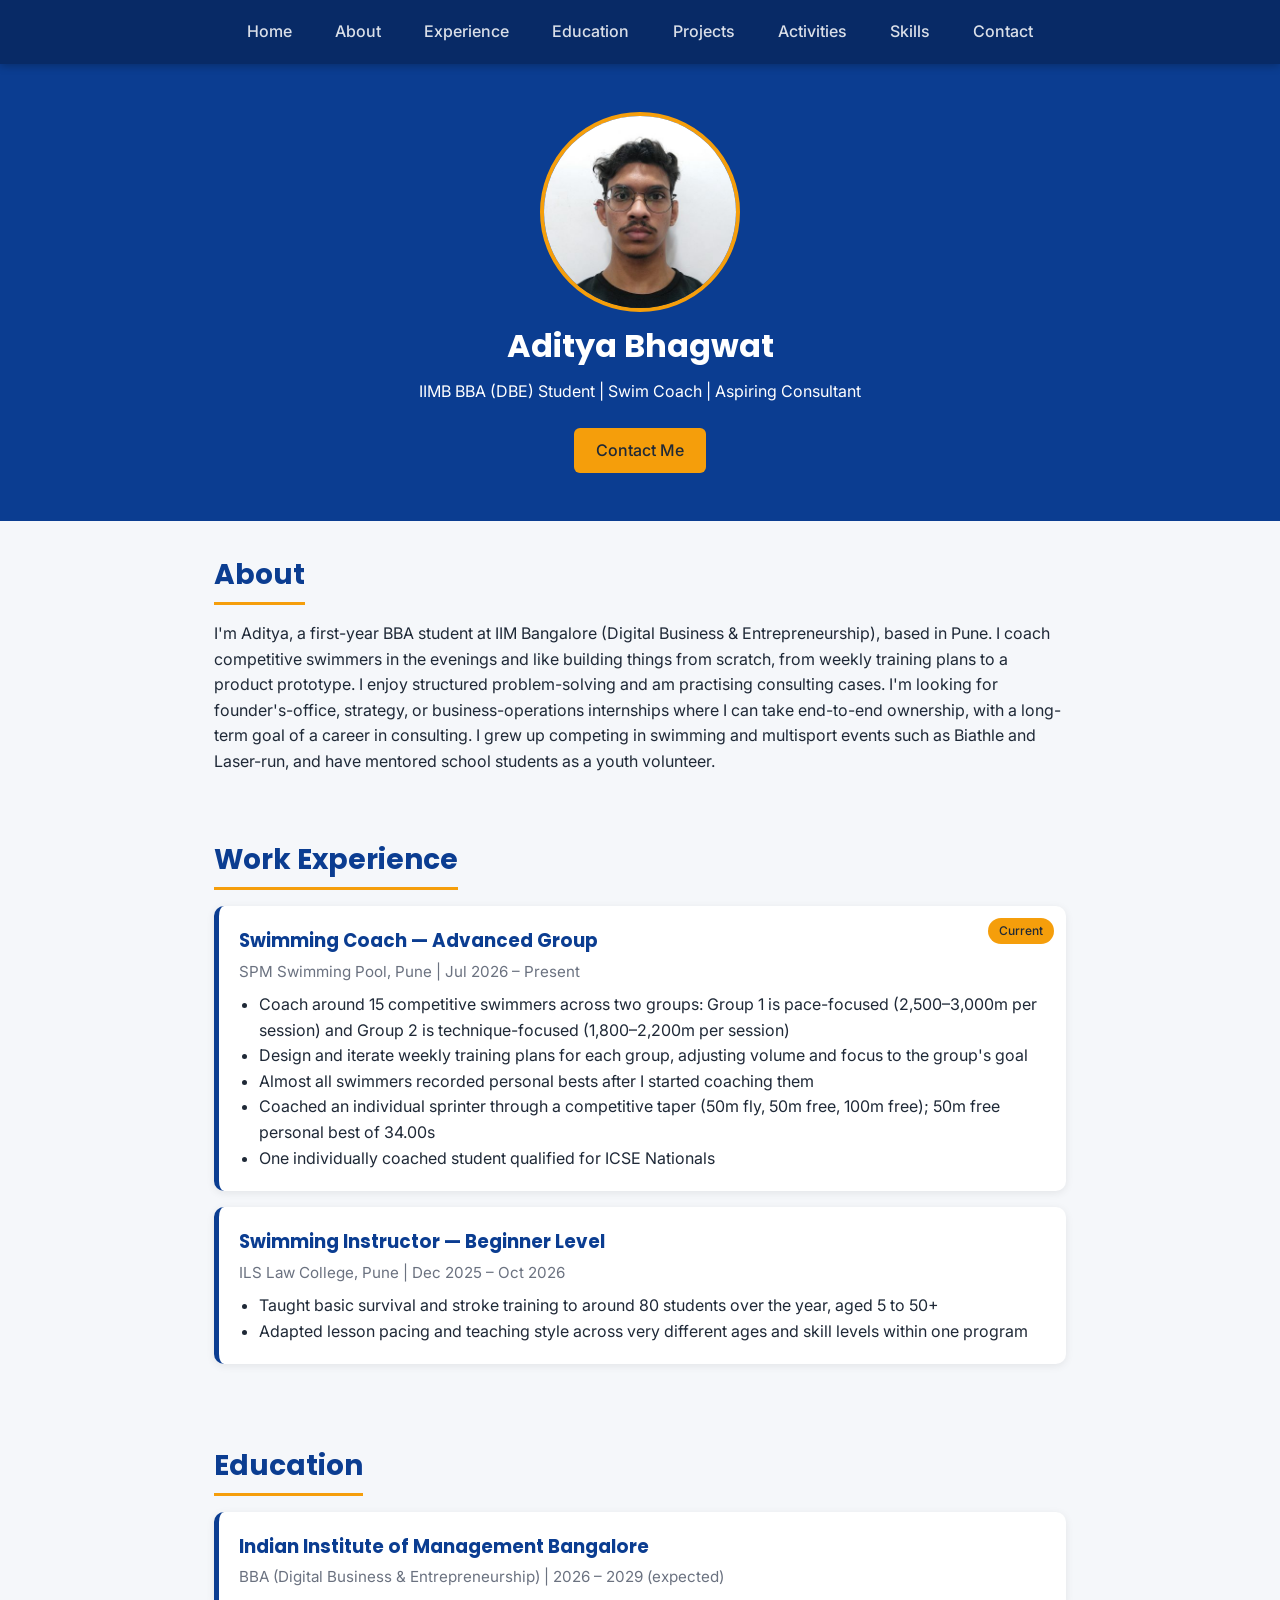
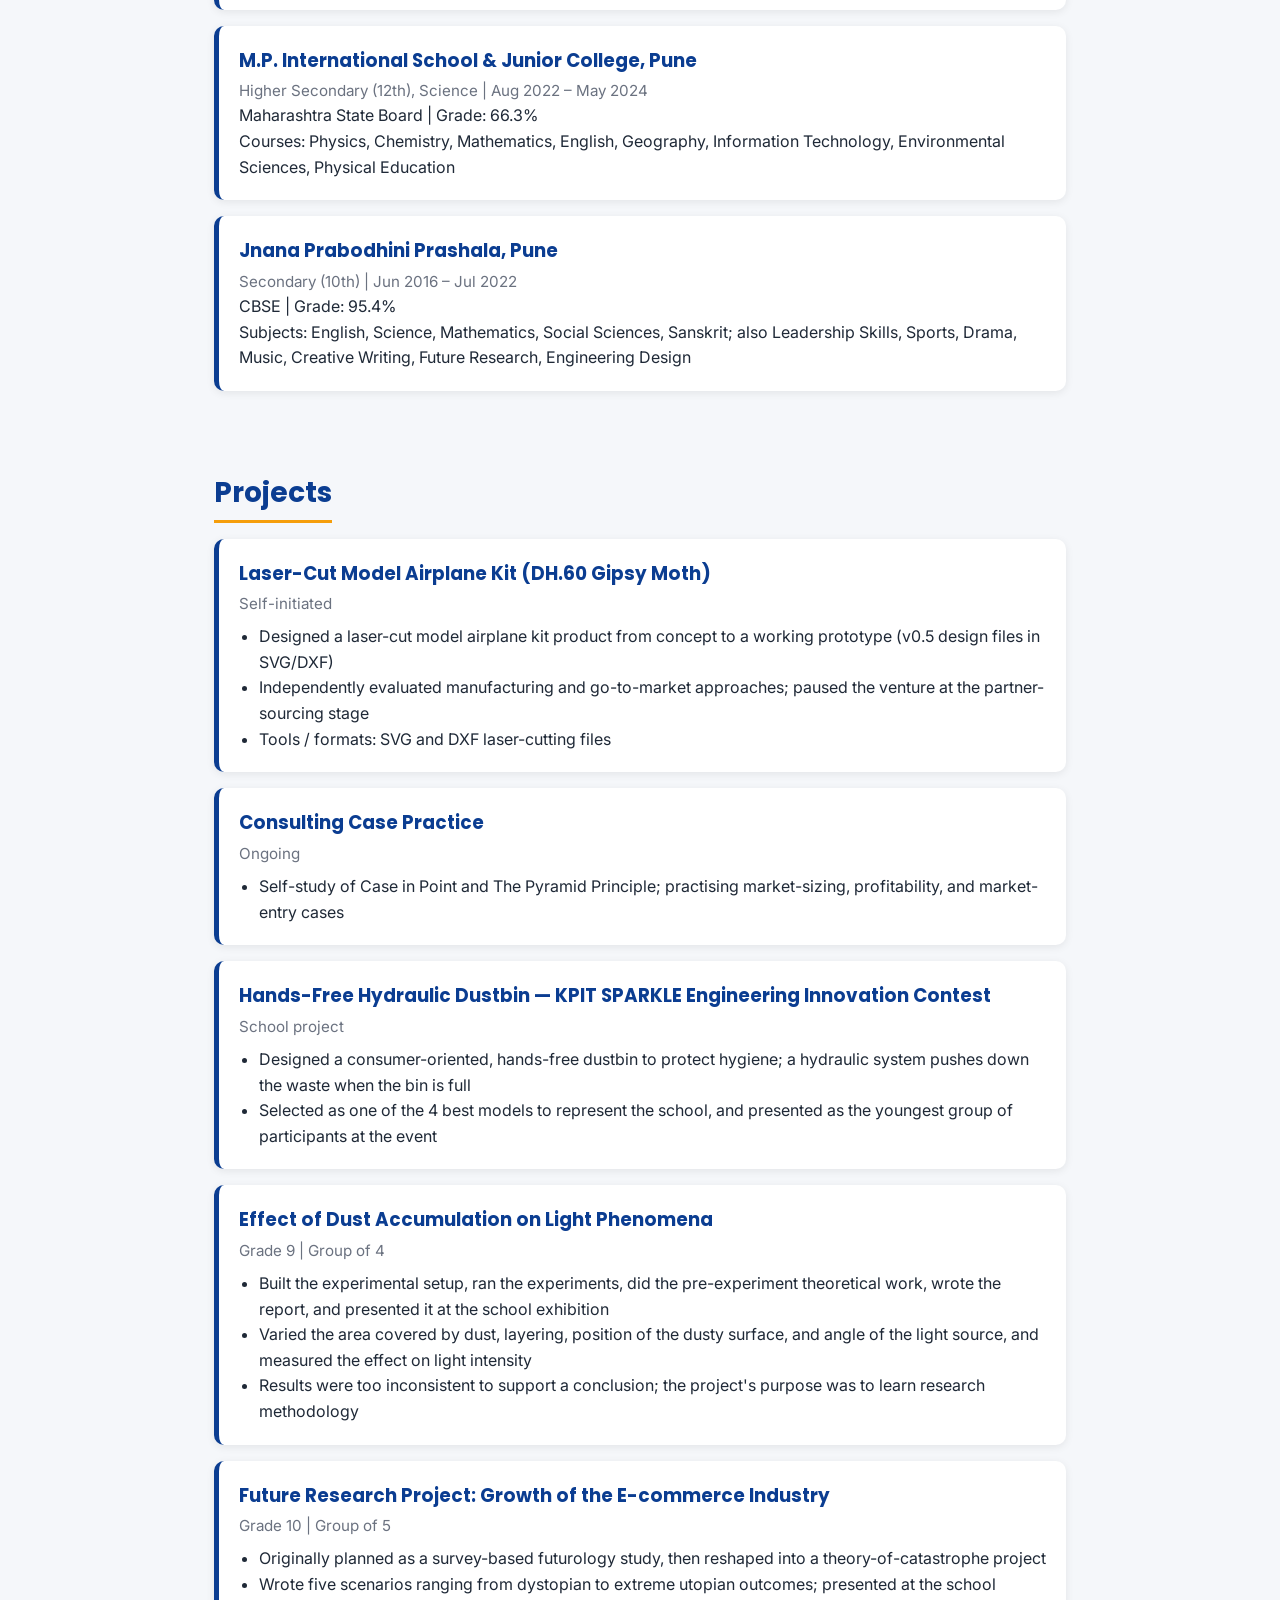
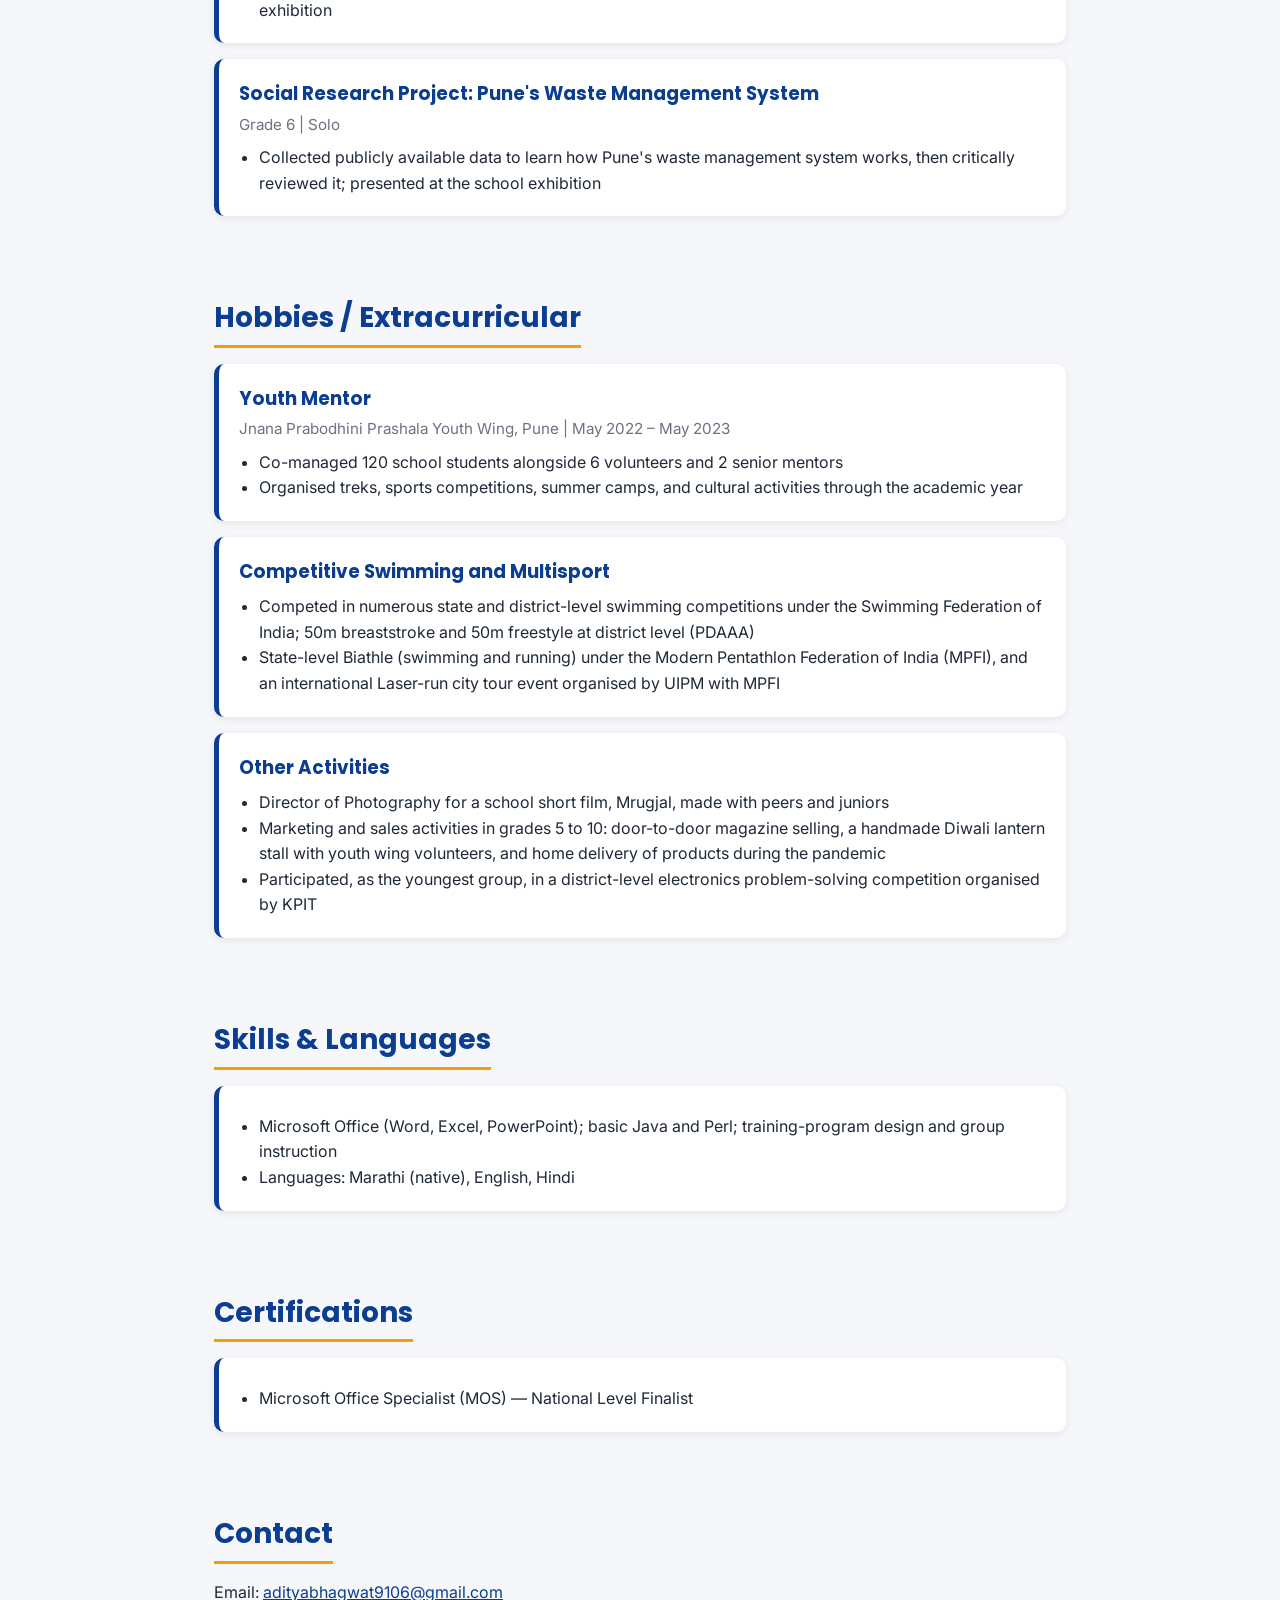
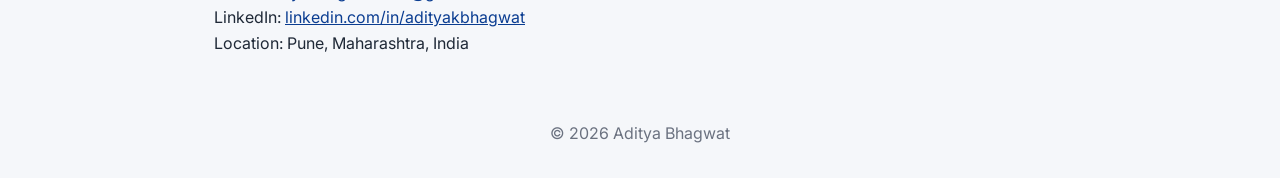
<file: index.html>
<!DOCTYPE html>
<html lang="en">
<head>
  <!-- Info for the browser. Nothing here shows on the page -->
  <meta charset="UTF-8">
  <meta name="viewport" content="width=device-width, initial-scale=1">
  <title>Aditya Bhagwat | Resume</title>
  <link rel="preconnect" href="https://fonts.googleapis.com">
<link rel="preconnect" href="https://fonts.gstatic.com" crossorigin>
<link href="https://fonts.googleapis.com/css2?family=Inter:wght@400;500&family=Poppins:wght@600;700&display=swap" rel="stylesheet">
  <link rel="stylesheet" href="style.css">
</head>
<body>

  <!-- NAVIGATION: each href matches a section id further down -->
  <nav class="navbar">
    <a class="nav-link" href="#hero">Home</a>
    <a class="nav-link" href="#about">About</a>
    <a class="nav-link" href="#experience">Experience</a>
    <a class="nav-link" href="#education">Education</a>
    <a class="nav-link" href="#projects">Projects</a>
    <a class="nav-link" href="#activities">Activities</a>
    <a class="nav-link" href="#skills">Skills</a>
    <a class="nav-link" href="#contact">Contact</a>
  </nav>

  <!-- HEADER: photo, name, tagline -->
  <header id="hero">
    <img src="photo.jpg" alt="Aditya Bhagwat" width="200">
    <h1>Aditya Bhagwat</h1>
    <p class="tagline">IIMB BBA (DBE) Student | Swim Coach | Aspiring Consultant</p>
    <a class="btn" href="#contact">Contact Me</a>
  </header>

  <!-- MAIN: the primary content of the page (only one per page) -->
  <main>

    <section id="about">
      <h2>About</h2>
      <p>I'm Aditya, a first-year BBA student at IIM Bangalore (Digital Business &amp; Entrepreneurship), based in Pune. I coach competitive swimmers in the evenings and like building things from scratch, from weekly training plans to a product prototype. I enjoy structured problem-solving and am practising consulting cases. I'm looking for founder's-office, strategy, or business-operations internships where I can take end-to-end ownership, with a long-term goal of a career in consulting. I grew up competing in swimming and multisport events such as Biathle and Laser-run, and have mentored school students as a youth volunteer.</p>
    </section>

    <section id="experience">
      <h2>Work Experience</h2>

      <article class="card">
        <span class="badge">Current</span>
        <h3>Swimming Coach — Advanced Group</h3>
        <p class="meta">SPM Swimming Pool, Pune | Jul 2026 – Present</p>
        <ul>
          <li>Coach around 15 competitive swimmers across two groups: Group 1 is pace-focused (2,500–3,000m per session) and Group 2 is technique-focused (1,800–2,200m per session)</li>
          <li>Design and iterate weekly training plans for each group, adjusting volume and focus to the group's goal</li>
          <li>Almost all swimmers recorded personal bests after I started coaching them</li>
          <li>Coached an individual sprinter through a competitive taper (50m fly, 50m free, 100m free); 50m free personal best of 34.00s</li>
          <li>One individually coached student qualified for ICSE Nationals</li>
        </ul>
      </article>

      <article class="card">
        <h3>Swimming Instructor — Beginner Level</h3>
        <p class="meta">ILS Law College, Pune | Dec 2025 – Oct 2026</p>
        <ul>
          <li>Taught basic survival and stroke training to around 80 students over the year, aged 5 to 50+</li>
          <li>Adapted lesson pacing and teaching style across very different ages and skill levels within one program</li>
        </ul>
      </article>
    </section>

    <section id="education">
      <h2>Education</h2>

      <article class="card">
        <h3>Indian Institute of Management Bangalore</h3>
        <p class="meta">BBA (Digital Business &amp; Entrepreneurship) | 2026 – 2029 (expected)</p>
      </article>

      <article class="card">
        <h3>M.P. International School &amp; Junior College, Pune</h3>
        <p class="meta">Higher Secondary (12th), Science | Aug 2022 – May 2024</p>
        <p>Maharashtra State Board | Grade: 66.3%</p>
        <p>Courses: Physics, Chemistry, Mathematics, English, Geography, Information Technology, Environmental Sciences, Physical Education</p>
      </article>

      <article class="card">
        <h3>Jnana Prabodhini Prashala, Pune</h3>
        <p class="meta">Secondary (10th) | Jun 2016 – Jul 2022</p>
        <p>CBSE | Grade: 95.4%</p>
        <p>Subjects: English, Science, Mathematics, Social Sciences, Sanskrit; also Leadership Skills, Sports, Drama, Music, Creative Writing, Future Research, Engineering Design</p>
      </article>
    </section>

    <section id="projects">
      <h2>Projects</h2>

      <article class="card">
        <h3>Laser-Cut Model Airplane Kit (DH.60 Gipsy Moth)</h3>
        <p class="meta">Self-initiated</p>
        <ul>
          <li>Designed a laser-cut model airplane kit product from concept to a working prototype (v0.5 design files in SVG/DXF)</li>
          <li>Independently evaluated manufacturing and go-to-market approaches; paused the venture at the partner-sourcing stage</li>
          <li>Tools / formats: SVG and DXF laser-cutting files</li>
        </ul>
      </article>

      <article class="card">
        <h3>Consulting Case Practice</h3>
        <p class="meta">Ongoing</p>
        <ul>
          <li>Self-study of Case in Point and The Pyramid Principle; practising market-sizing, profitability, and market-entry cases</li>
        </ul>
      </article>

      <article class="card">
        <h3>Hands-Free Hydraulic Dustbin — KPIT SPARKLE Engineering Innovation Contest</h3>
        <p class="meta">School project</p>
        <ul>
          <li>Designed a consumer-oriented, hands-free dustbin to protect hygiene; a hydraulic system pushes down the waste when the bin is full</li>
          <li>Selected as one of the 4 best models to represent the school, and presented as the youngest group of participants at the event</li>
        </ul>
      </article>

      <article class="card">
        <h3>Effect of Dust Accumulation on Light Phenomena</h3>
        <p class="meta">Grade 9 | Group of 4</p>
        <ul>
          <li>Built the experimental setup, ran the experiments, did the pre-experiment theoretical work, wrote the report, and presented it at the school exhibition</li>
          <li>Varied the area covered by dust, layering, position of the dusty surface, and angle of the light source, and measured the effect on light intensity</li>
          <li>Results were too inconsistent to support a conclusion; the project's purpose was to learn research methodology</li>
        </ul>
      </article>

      <article class="card">
        <h3>Future Research Project: Growth of the E-commerce Industry</h3>
        <p class="meta">Grade 10 | Group of 5</p>
        <ul>
          <li>Originally planned as a survey-based futurology study, then reshaped into a theory-of-catastrophe project</li>
          <li>Wrote five scenarios ranging from dystopian to extreme utopian outcomes; presented at the school exhibition</li>
        </ul>
      </article>

      <article class="card">
        <h3>Social Research Project: Pune's Waste Management System</h3>
        <p class="meta">Grade 6 | Solo</p>
        <ul>
          <li>Collected publicly available data to learn how Pune's waste management system works, then critically reviewed it; presented at the school exhibition</li>
        </ul>
      </article>
    </section>

    <section id="activities">
      <h2>Hobbies / Extracurricular</h2>

      <article class="card">
        <h3>Youth Mentor</h3>
        <p class="meta">Jnana Prabodhini Prashala Youth Wing, Pune | May 2022 – May 2023</p>
        <ul>
          <li>Co-managed 120 school students alongside 6 volunteers and 2 senior mentors</li>
          <li>Organised treks, sports competitions, summer camps, and cultural activities through the academic year</li>
        </ul>
      </article>

      <article class="card">
        <h3>Competitive Swimming and Multisport</h3>
        <ul>
          <li>Competed in numerous state and district-level swimming competitions under the Swimming Federation of India; 50m breaststroke and 50m freestyle at district level (PDAAA)</li>
          <li>State-level Biathle (swimming and running) under the Modern Pentathlon Federation of India (MPFI), and an international Laser-run city tour event organised by UIPM with MPFI</li>
        </ul>
      </article>

      <article class="card">
        <h3>Other Activities</h3>
        <ul>
          <li>Director of Photography for a school short film, Mrugjal, made with peers and juniors</li>
          <li>Marketing and sales activities in grades 5 to 10: door-to-door magazine selling, a handmade Diwali lantern stall with youth wing volunteers, and home delivery of products during the pandemic</li>
          <li>Participated, as the youngest group, in a district-level electronics problem-solving competition organised by KPIT</li>
        </ul>
      </article>
    </section>

    <section id="skills">
      <h2>Skills &amp; Languages</h2>
      <article class="card">
        <ul>
          <li>Microsoft Office (Word, Excel, PowerPoint); basic Java and Perl; training-program design and group instruction</li>
          <li>Languages: Marathi (native), English, Hindi</li>
        </ul>
      </article>
    </section>

    <section id="certifications">
      <h2>Certifications</h2>
      <article class="card">
        <ul>
          <li>Microsoft Office Specialist (MOS) — National Level Finalist</li>
        </ul>
      </article>
    </section>

    <section id="contact">
      <h2>Contact</h2>
      <p>Email: <a href="mailto:adityabhagwat9106@gmail.com">adityabhagwat9106@gmail.com</a></p>
      <p>LinkedIn: <a href="https://linkedin.com/in/adityakbhagwat" target="_blank">linkedin.com/in/adityakbhagwat</a></p>
      <p>Location: Pune, Maharashtra, India</p>
    </section>

  </main>

  <footer>
    <p>&copy; 2026 Aditya Bhagwat</p>
  </footer>

</body>
</html>
</file>
<file: style.css>
* {
  margin: 0;
  padding: 0;
  box-sizing: border-box;
}


:root {
  --bg: #f5f7fa;
  --card-bg: #ffffff;
  --text: #1f2937;
  --muted: #6b7280;
  --primary: #0b3d91;
  --accent: #f59e0b;
  --dark: #082a66;
}

body {
  font-family: 'Inter', sans-serif;
  background-color: var(--bg);
  color: var(--text);
  line-height: 1.6;
}

h1, h2, h3 {
  font-family: 'Poppins', sans-serif;
  color: var(--primary);
}

h2 {
  font-size: 1.75rem;
  margin-bottom: 1rem;
}

h3 {
  font-size: 1.15rem;
  margin-bottom: 0.25rem;
}

a {
  color: var(--primary);
}

ul {
  padding-left: 1.25rem;
  margin-top: 0.5rem;
}

main {
  max-width: 900px;
  margin: 0 auto;
  padding: 0 1.5rem;
}

section {
  padding: 2rem 0;
}

footer {
  text-align: center;
  padding: 2rem;
  color: var(--muted);
}

.card {
  background-color: var(--card-bg);
  padding: 1.25rem;
  margin-bottom: 1rem;
  border-radius: 10px;
}

.meta {
  color: var(--muted);
  font-size: 0.95rem;
}

.btn {
  display: inline-block;
  background-color: var(--accent);
  color: var(--text);
  padding: 0.6rem 1.4rem;
  border-radius: 6px;
  text-decoration: none;
  font-weight: 500;
}

#hero {
  text-align: center;
  padding: 3rem 1.5rem;
  background-color: var(--primary);
}

#hero h1,
#hero .tagline {
  color: #ffffff;
}

#hero .tagline {
  margin: 0.5rem 0 1.5rem;
}

#hero img {
  width: 200px;
  height: 200px;
  object-fit: cover;
  border-radius: 50%;
  border: 4px solid var(--accent);
}

html {
  scroll-behavior: smooth;
  scroll-padding-top: 70px;
}

.navbar {
  position: sticky;
  top: 0;
  z-index: 100;
  display: flex;
  justify-content: center;
  flex-wrap: wrap;
  gap: 0.5rem;
  padding: 0.75rem 1rem;
  background-color: var(--dark);
  box-shadow: 0 2px 8px rgba(0, 0, 0, 0.25);
}

.nav-link {
  color: rgba(255, 255, 255, 0.85);
  text-decoration: none;
  font-weight: 500;
  padding: 0.45rem 1.1rem;
  border-radius: 999px;
  transition: color 0.2s, background 0.2s, box-shadow 0.2s;
}

.nav-link:hover {
  color: #ffffff;
  background: linear-gradient(180deg, rgba(255, 255, 255, 0.35), rgba(255, 255, 255, 0.1));
  box-shadow:
    inset 0 1px 1px rgba(255, 255, 255, 0.6),
    inset 0 -3px 6px rgba(0, 0, 0, 0.25),
    0 6px 14px rgba(0, 0, 0, 0.35);
}


.card {
  position: relative;
  box-shadow: 0 2px 8px rgba(0, 0, 0, 0.08);
  border-left: 5px solid var(--primary);
  transition: transform 0.2s, box-shadow 0.2s;
}

.card:hover {
  transform: translateY(-4px);
  box-shadow: 0 8px 20px rgba(0, 0, 0, 0.15);
}

.badge {
  position: absolute;
  top: 12px;
  right: 12px;
  background-color: var(--accent);
  color: var(--text);
  font-size: 0.75rem;
  font-weight: 500;
  padding: 0.2rem 0.7rem;
  border-radius: 999px;
}

h2 {
  border-bottom: 3px solid var(--accent);
  display: inline-block;
  padding-bottom: 0.25rem;
}

@media (max-width: 768px) {
  html {
    scroll-padding-top: 110px;
  }

  .navbar {
    gap: 0.25rem;
    padding: 0.5rem;
  }

  .nav-link {
    padding: 0.3rem 0.6rem;
    font-size: 0.9rem;
  }

  #hero {
    padding: 2rem 1rem;
  }

  #hero img {
    width: 150px;
    height: 150px;
  }

  main {
    padding: 0 1rem;
  }

  h2 {
    font-size: 1.4rem;
  }
}
</file>
